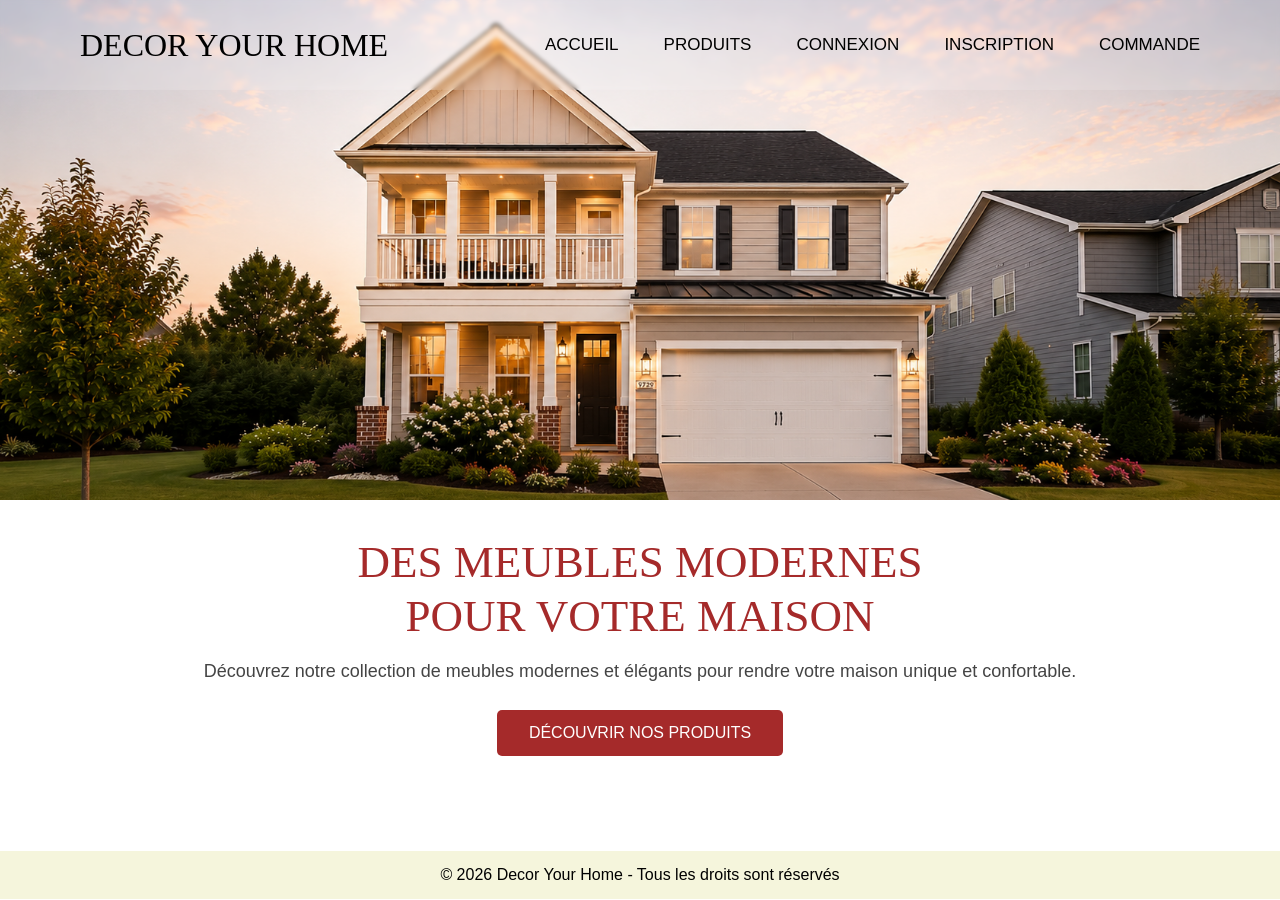
<file: Decor Your Home/index.html>
<!DOCTYPE html>
<html lang="fr">

<head>
    <meta charset="UTF-8">
    <meta name="viewport" content="width=device-width, initial-scale=1.0">
    <title>Decor Your Home</title>
    <link rel="stylesheet" href="style/style.css">
</head>

<body>

    <header>

        <h1>DECOR YOUR HOME</h1>

        <nav>
            <a href="index.html">ACCUEIL</a>
            <a href="content/produits.html">PRODUITS</a>
            <a href="content/connexion.html">CONNEXION</a>
            <a href="content/inscripton.html">INSCRIPTION</a>
            <a href="content/commande.html">COMMANDE</a>
        </nav>

    </header>

    <main>

        <section class="hero"></section>

        <section class="intro">

            <h2>
                DES MEUBLES MODERNES <br>
                POUR VOTRE MAISON
            </h2>
            <p>
                Découvrez notre collection de meubles modernes et élégants
                pour rendre votre maison unique et confortable.
            </p>

            <a href="content/produits.html">
                DÉCOUVRIR NOS PRODUITS
            </a>

        </section>

    </main>
    <footer>
        <p> © 2026 Decor Your Home - Tous les droits sont réservés </p>
    </footer>

</body>

</html>
</file>
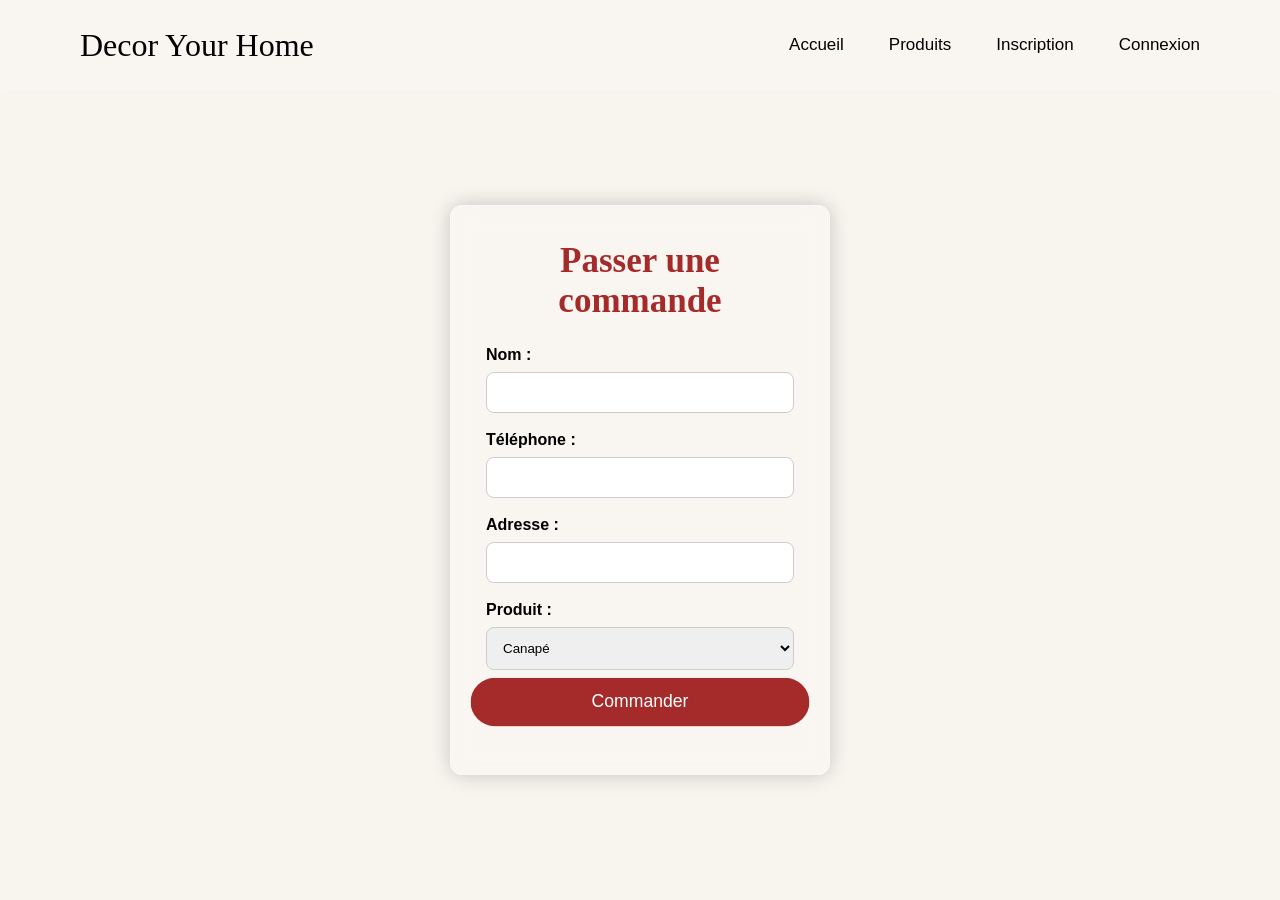
<file: Decor Your Home/content/commande.html>
<!DOCTYPE html>
<html lang="fr">

<head>
    <meta charset="UTF-8">
    <meta name="viewport" content="width=device-width, initial-scale=1.0">

    <title>Commande</title>

    <link rel="stylesheet" href="../style/style.css">
</head>

<body>

    <header>

        <h1>Decor Your Home</h1>

        <nav>
            <a href="../index.html">Accueil</a>
            <a href="produits.html">Produits</a>
            <a href="inscripton.html">Inscription</a>
            <a href="connexion.html">Connexion</a>
        </nav>

    </header>

    <main class="page-commande">

        <div class="commande-box">

            <h2>Passer une commande</h2>

            <form>

                <label for="nom">Nom :</label>
                <input type="text" id="nom">

                <label for="telephone">Téléphone :</label>
                <input type="text" id="telephone">

                <label for="adresse">Adresse :</label>
                <input type="text" id="adresse">

                <label for="produit">Produit :</label>

                <select id="produit">

                    <option>Canapé</option>
                    <option>Table</option>
                    <option>Rangement</option>
                    <option>Lit</option>

                </select>

                <button type="button" onclick="commander()">
                    Commander
                </button>

            </form>

            <p id="messageCommande"></p>

        </div>

    </main>

    <script src="../javascript/commande.js"></script>

</body>

</html>
</file>
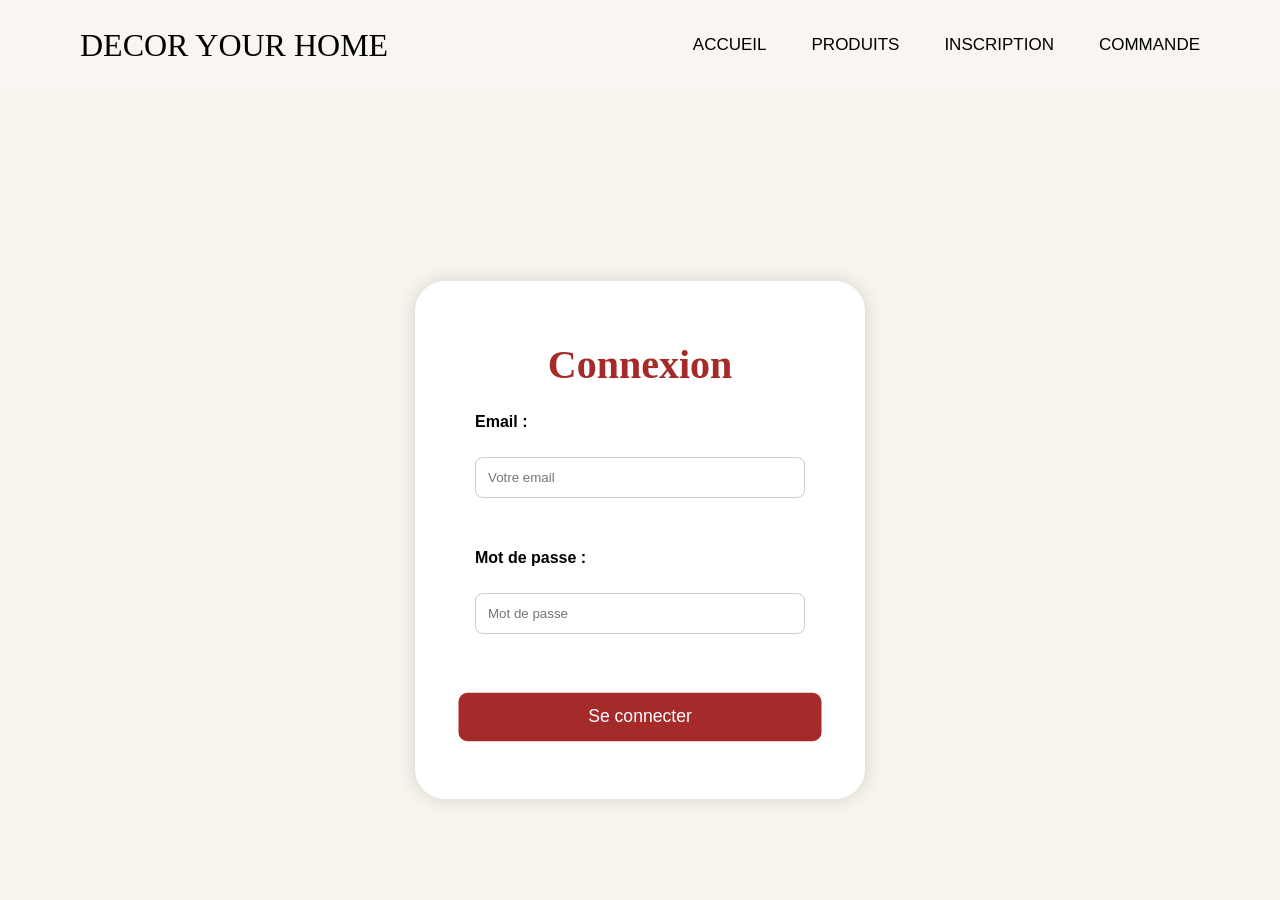
<file: Decor Your Home/content/connexion.html>
<!DOCTYPE html>
<html lang="fr">
<head>
    <meta charset="UTF-8">
    <meta name="viewport" content="width=device-width, initial-scale=1.0">
    <title>Connexion - SmartTech</title>
    <link rel="stylesheet" href="../style/style.css">
</head>
<body>
    <header>

        <h1>DECOR YOUR HOME</h1>

        <nav>
            <a href="../index.html">ACCUEIL</a>
            <a href="produits.html">PRODUITS</a>
            <a href="inscripton.html">INSCRIPTION</a>
            <a href="commande.html">COMMANDE</a>
        </nav>

    </header>

    <main class="page-connexion">
        <div class="login-box">
            <h2>Connexion</h2>

         <form>
            <label for="email">Email :</label><br>
            <input type="email" id="email" placeholder="Votre email"><br><br>

            <label for="password">Mot de passe :</label><br>
            <input type="password" id="password" placeholder="Mot de passe"><br><br>

            <button type="button" onclick="connexion()">Se connecter</button>
         </form>

            <p id="message"></p>
        </div>
        
    </main> 
    <script src="../javascript/auth.js"></script>
</body>
</html>
</file>
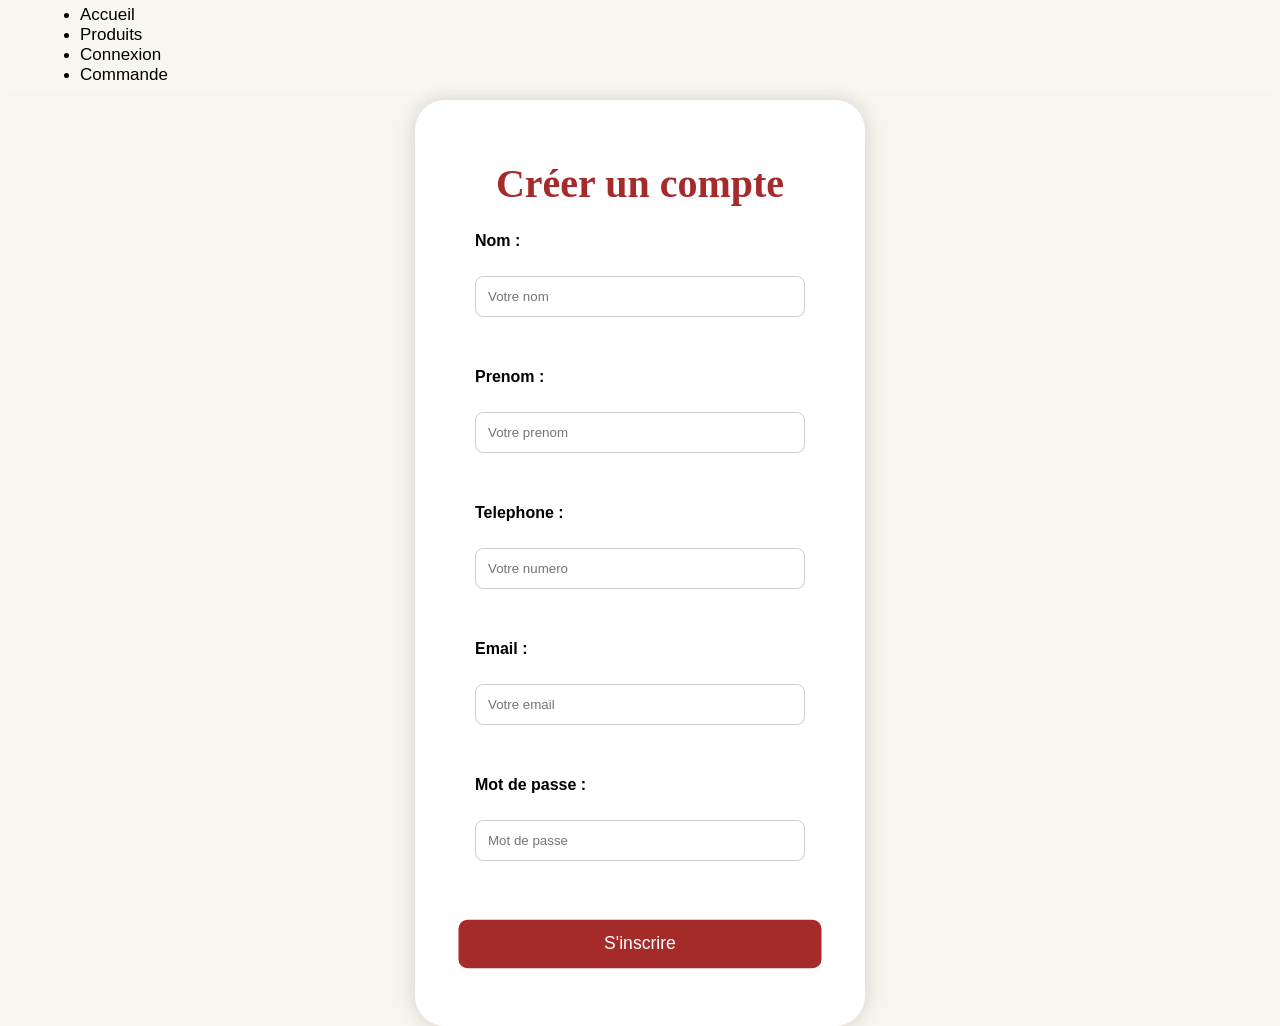
<file: Decor Your Home/content/inscripton.html>
<!DOCTYPE html>
<html lang="fr">
<head>
    <meta charset="UTF-8">
    <meta name="viewport" content="width=device-width, initial-scale=1.0">
    <title>Inscription - Decor Your Home</title>
    <link rel="stylesheet" href="../style/style.css">
</head>
<body>
    <div class="page-inscription">

        <div class="login-box">

            <h2>Créer un compte</h2>
            <form>

            <label for="nom">Nom :</label><br>
            <input type="text" id="nom" placeholder="Votre nom"><br><br>

            <label for="prenom">Prenom :</label><br>
            <input type="text" id="prenom" placeholder="Votre prenom"><br><br>

            <label for="telephone">Telephone :</label><br>
            <input type="tel" id="telephone" placeholder="Votre numero" pattern="[0-9]{10}"><br><br>

            <label for="email">Email :</label><br>
            <input type="email" id="email" placeholder="Votre email"><br><br>

            <label for="password">Mot de passe :</label><br>
            <input type="password" id="password" placeholder="Mot de passe"><br><br>

            <button type="button" onclick="inscription()">S'inscrire</button>
         </form>

         <p id="message"></p>
     </div>   
    </main>
    <header>
        <nav>
            <ul>
                <li><a href="../index.html">Accueil</a></li>
                <li><a href="produits.html">Produits</a></li>
                <li><a href="connexion.html">Connexion</a></li>
                <li><a href="commande.html">Commande</a></li>
            </ul>
        </nav>
    </header>

    <script src="../javascript/auth.js"></script>

</body>
</html>
</file>
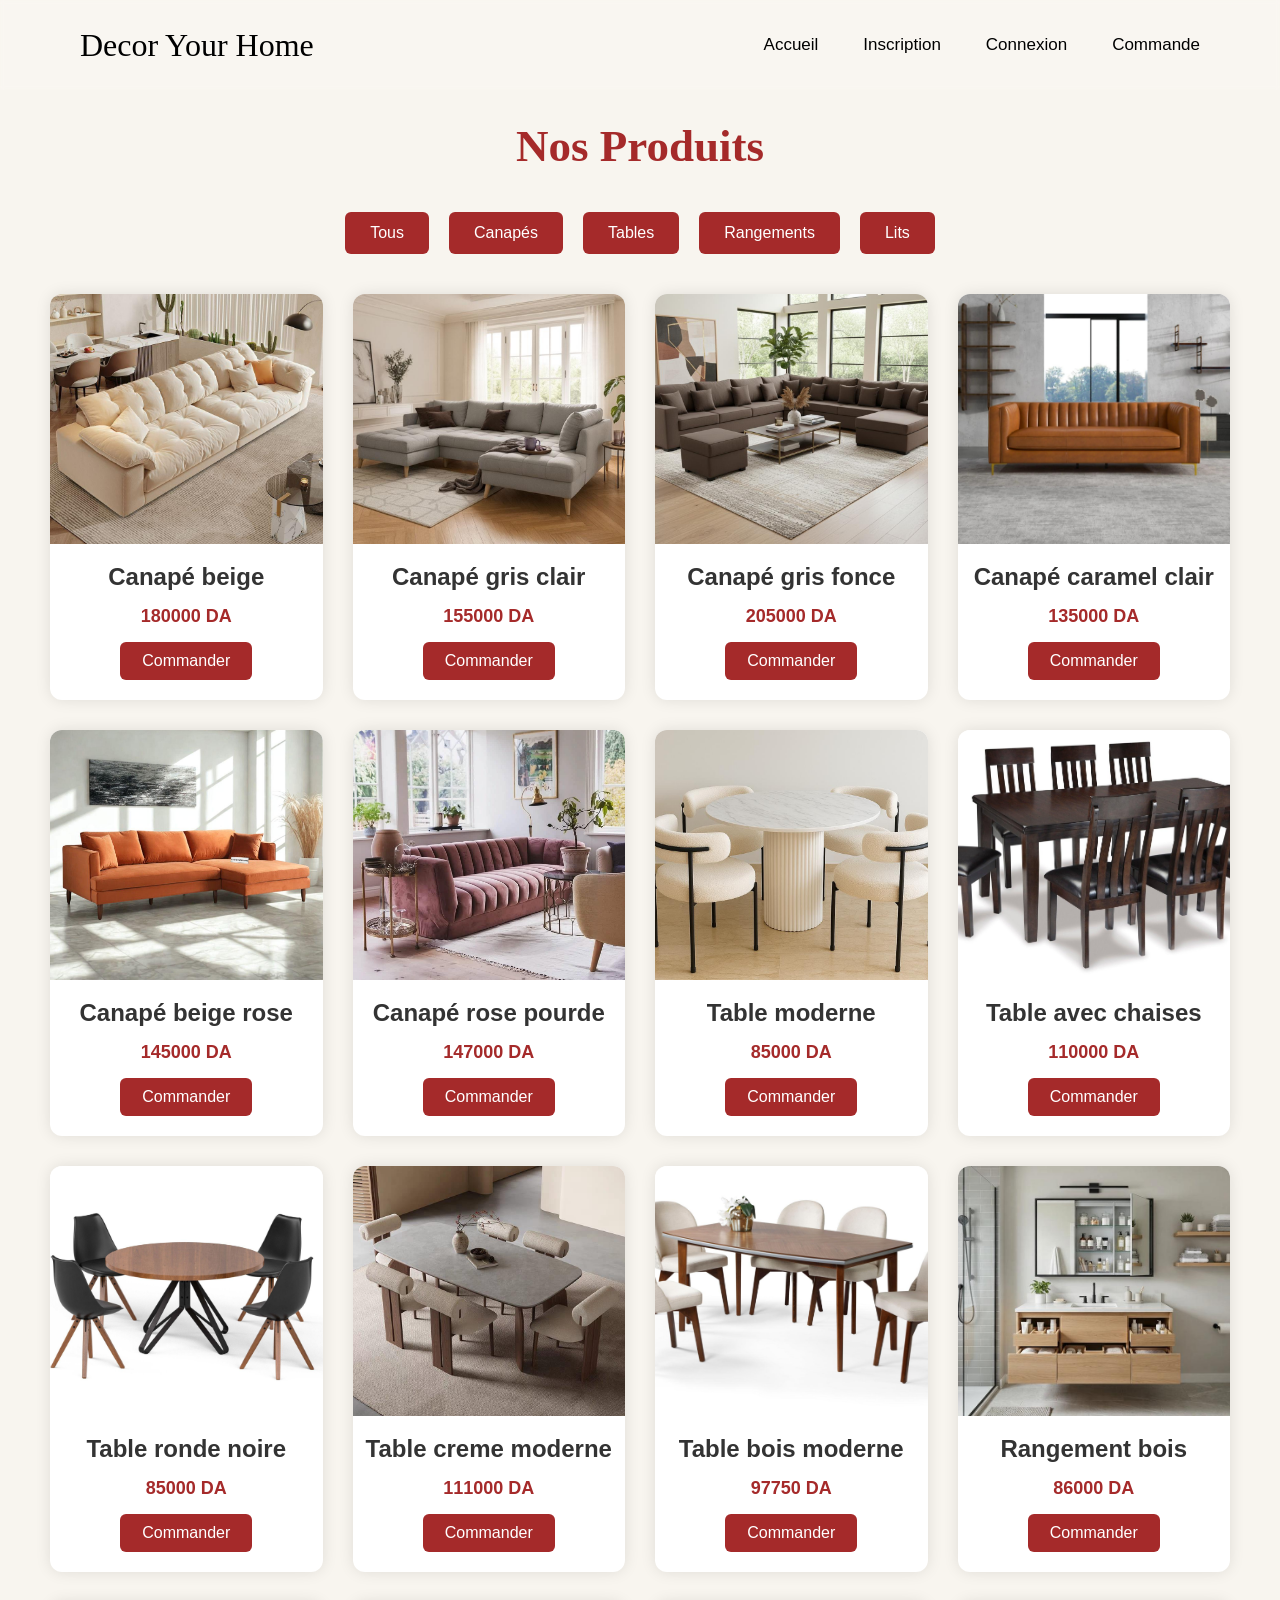
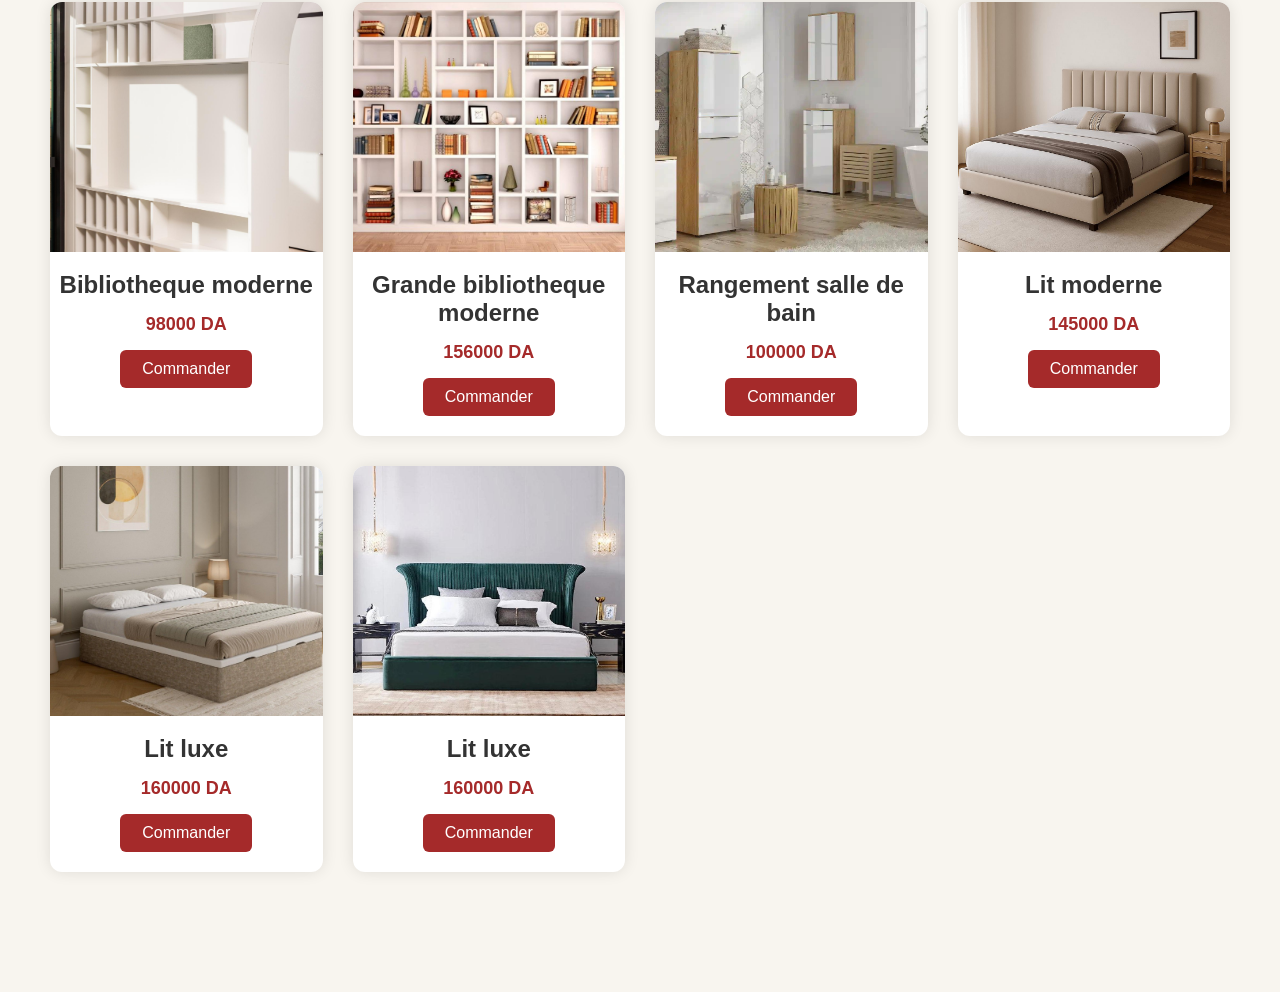
<file: Decor Your Home/content/produits.html>
<!DOCTYPE html>
<html lang="fr">

<head>
    <meta charset="UTF-8">
    <title>Produits</title>
    <link rel="stylesheet" href="../style/style.css">
</head>

<body>

    <header>
        <h1>Decor Your Home</h1>

        <nav>
            <a href="../index.html">Accueil</a>
            <a href="inscription.html">Inscription</a>
            <a href="connexion.html">Connexion</a>
            <a href="commande.html">Commande</a>
        </nav>
    </header>

    <main class="page-produits">

        <h2>Nos Produits</h2>

        <div class="filtres">
            <button onclick="afficherProduits('tous')">Tous</button>
            <button onclick="afficherProduits('canape')">Canapés</button>
            <button onclick="afficherProduits('table')">Tables</button>
            <button onclick="afficherProduits('rangement')">Rangements</button>
            <button onclick="afficherProduits('lit')">Lits</button>
        </div>

        <section id="liste-produits" class="liste-produits"></section>

    </main>

    <script src="../javascript/produits.js"></script>

</body>

</html>
</file>
<file: Decor Your Home/style/style.css>
*{
    margin: 0;
    padding: 0;
    box-sizing: border-box;
}

body{
    font-family: Arial, sans-serif;
    background-color: white;
}
header{
    position: absolute;
    top: 0;
    left: 0;
    width: 100%;
    height: 90px;

    display: flex;
    justify-content: space-between;
    align-items: center;

    padding: 0 80px;

    z-index: 1000;

    background: rgba(255,255,255,0.15);

    backdrop-filter: blur(2px);
}

header h1{
    color: black;
    font-size: 32px;
    font-family: Georgia, serif;
    font-weight: normal;
}

nav{
    display: flex;
    gap: 45px;
}

nav a{
    text-decoration: none;
    color: black;
    font-size: 17px;
}

.hero {
    width: 100%;
    height: 500px;
    background-image: url("../images/home.PNG");
    background-size: cover;
    background-repeat: no-repeat;
    background-position: center top;
}
.intro{
    background-color: white;
    text-align: center;
    padding: 35px 20px 45px;
}

.intro h2{
    color: brown;
    font-size: 45px;
    font-family: Georgia, serif;
    font-weight: normal;
    line-height: 1.2;
    margin-bottom: 15px;
}

.intro p{
    font-size: 18px;

    color: #444;

    line-height: 1.5;

    margin-bottom: 25px;
}

.intro a{
    display: inline-block;

    text-decoration: none;

    background-color: brown;

    color: white;

    padding: 14px 32px;

    border-radius: 5px;

    font-size: 16px;
}
footer{
    background-color: beige;
    text-align: center; 
    padding: 15px;
    margin-top: 50px; 
}
footer p{
    color: black; 
}

.page-connexion{
    min-height: 100vh;
    background-color: #f8f5ef;
    display: flex;
    justify-content: center;
    align-items: center;
    padding-top: 80px;
}

.login-box{
    width: 380px;
    background-color: white;
    padding: 35px;
    border-radius: 12px;
    box-shadow: 0 0 20px rgba(0,0,0,0.15);
    text-align: center;
    animation: moveBox 3s infinite alternate;
}

.login-box h2{
    color: brown;
    font-family: Georgia, serif;
    font-size: 35px;
    margin-bottom: 25px;
}

.login-box label{
    display: block;
    text-align: left;
    margin-bottom: 8px;
    font-weight: bold;
}

.login-box input{
    width: 100%;
    padding: 12px;
    margin-bottom: 18px;
    border: 1px solid #ccc;
    border-radius: 6px;
}

.login-box button{
    width: 100%;
    padding: 13px;
    background-color: brown;
    color: white;
    border: none;
    border-radius: 6px;
    font-size: 16px;
    transform: scale(1.1);
    transition: 0.3s;
}
.login-box button:hover{
        transform: scale(1.05);
        background-color: brown;
}
.page-inscription{
    width: 100%;

    min-height: 100vh;

    display: flex;

    justify-content: center;

    align-items: center;

    background-color: #f8f5ef;
}

.login-box{
    width: 450px;

    background-color: white;

    padding: 60px;

    border-radius: 30px;

    box-shadow: 0 0 20px rgba(0,0,0,0.15);

    text-align: center;

    margin-top: 100px;

    animation: moveBox 3s infinite alternate;
}

.login-box h2{
    color: brown;

    font-size: 40px;

    margin-bottom: 25px;

    font-family: Georgia, serif;
}

.login-box label{
    display: block;

    text-align: left;

    margin-bottom: 8px;

    margin-top: 15px;

    font-weight: bold;
}

.login-box input{
    width: 100%;

    padding: 12px;

    border: 1px solid #ccc;

    border-radius: 8px;

    outline: none;
}

.login-box button{
    width: 100%;

    padding: 13px;

    margin-top: 25px;

    background-color: brown;

    color: white;

    border: none;

    border-radius: 8px;

    font-size: 16px;

    cursor: pointer;
}

.login-box button:hover{
    background-color: brown;
}
.page-produits{
    padding: 120px 50px;
    background-color: #f8f5ef;
    min-height: 100vh;
}

.page-produits h2{
    text-align: center;
    font-size: 45px;
    color: brown;
    margin-bottom: 40px;
    font-family: Georgia, serif;
}

.filtres{
    display: flex;
    justify-content: center;
    gap: 20px;
    margin-bottom: 40px;
    flex-wrap: wrap;
}

.filtres button{
    padding: 12px 25px;
    border: none;
    background-color: brown;
    color: white;
    border-radius: 6px;
    cursor: pointer;
    font-size: 16px;
}

.filtres button:hover{
    background-color: black;
}

.liste-produits{
    display: grid;
    grid-template-columns: repeat(auto-fit,minmax(250px,1fr));
    gap: 30px;
}

.carte-produit{
    background-color: white;
    border-radius: 12px;
    overflow: hidden;
    box-shadow: 0 0 15px rgba(0,0,0,0.1);
    text-align: center;
    padding-bottom: 20px;
}

.carte-produit img{
    width: 100%;
    height: 250px;
    object-fit: cover;
}

.carte-produit h3{
    margin-top: 15px;
    font-size: 24px;
    color: #333;
}

.carte-produit p{
    margin: 15px 0;
    font-size: 18px;
    color: brown;
    font-weight: bold;
}

.carte-produit a{
    text-decoration: none;
    background-color: brown;
    color: white;
    padding: 10px 22px;
    border-radius: 6px;
    display: inline-block;
}

.carte-produit a:hover{
    background-color: black;
}
.page-commande{
    min-height: 100vh;
    background-color: #f8f5ef;
    display: flex;
    justify-content: center;
    align-items: center;
    padding-top: 80px;
}

.commande-box{
    width: 380px;
    background: rgba(255, 255, 255, 0.15);
    backdrop-filter: blur(12px);
    padding: 35px;
    border-radius: 12px;
    box-shadow: 0 0 20px rgba(0,0,0,0.2);
    text-align: center;
    border: 1px solid rgba(255, 255, 255, 0.3);
    animation: animeBox 1s ease;
}

.commande-box h2{
    color: brown;
    font-family: Georgia, serif;
    font-size: 35px;
    margin-bottom: 25px;
}

.commande-box label{
    display: block;
    text-align: left;
    margin-bottom: 8px;
    font-weight: bold;
}

.commande-box input{
    width: 100%;
    padding: 12px;
    margin-bottom: 18px;
    border: 1px solid #ccc;
    border-radius:  8px;
}
.commande-box button{
    width: 100%;
    padding: 13px;
    background-color: brown;
    color: white;
    border: none;
    border-radius: 30px;
    font-size: 16px;
    transform: scale(1.1);
    transition: 0.4s;
}

.commande-box button:hover{
    transform: scale(1.03);
    background-color: black;
}
.commande-box select{
    width: 100%;
    padding: 12px;
    border: 1px solid #ccc;
    border-radius: 8px;
    margin-bottom: 10px;
}
#messageCommande{
    margin-top: 15px;

    font-weight: bold;
}
.commande-box input,
.commande-box select{

    transition: 0.3s;
}

.commande-box input:focus,
.commande-box select:focus{

    border: 1px solid #8b1d1d;

    transform: scale(1.02);
}
</file>
